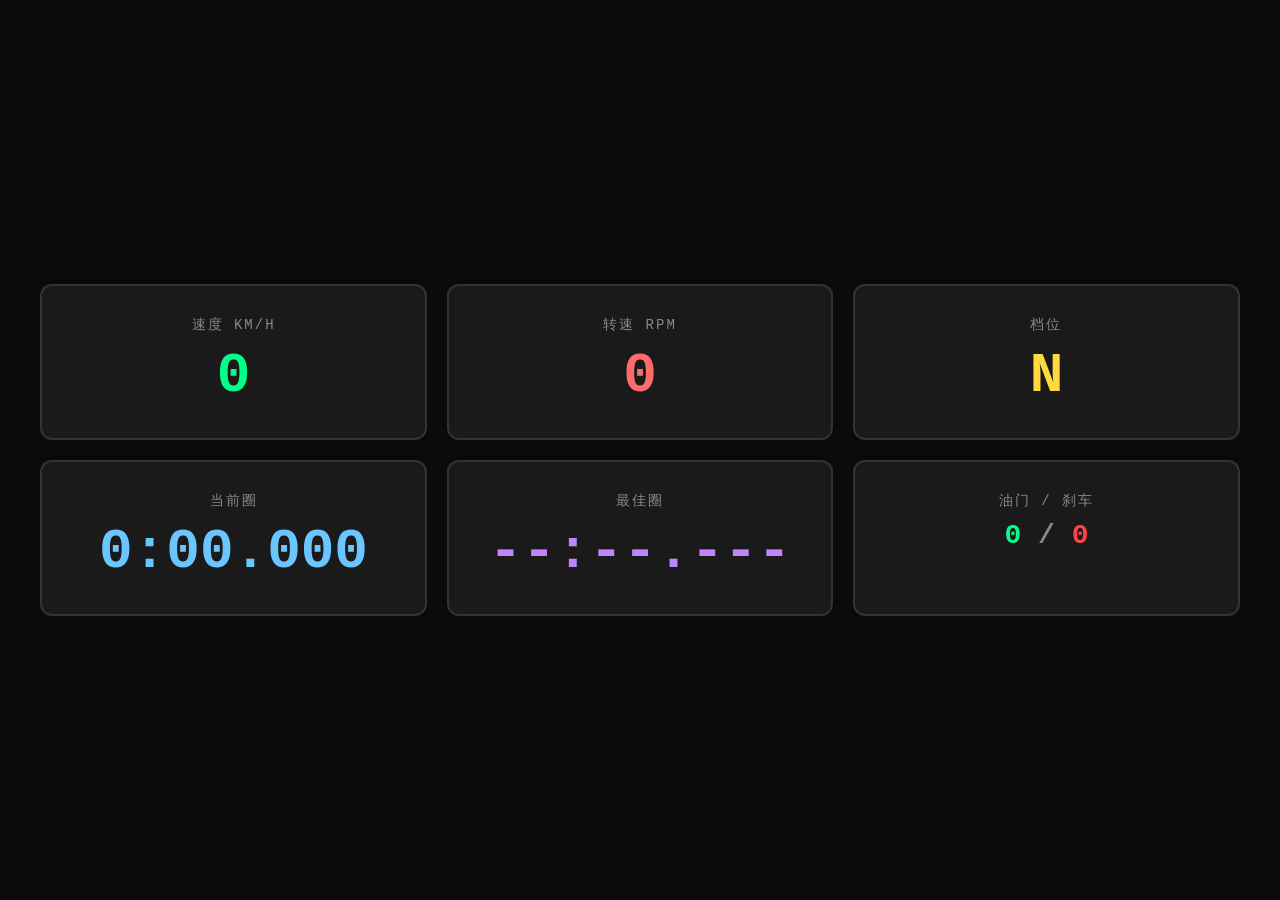
<file: live/index.html>
<!DOCTYPE html>
<html lang="zh">
<head>
    <meta charset="UTF-8">
    <meta name="viewport" content="width=device-width, initial-scale=1.0">
    <title>AC 实时遥测</title>
    <style>
        * { margin: 0; padding: 0; box-sizing: border-box; }
        body {
            background: #0a0a0a;
            color: #fff;
            font-family: 'Courier New', monospace;
            display: flex;
            justify-content: center;
            align-items: center;
            min-height: 100vh;
        }
        .dash {
            display: grid;
            grid-template-columns: repeat(3, 1fr);
            gap: 20px;
            padding: 40px;
        }
        .card {
            background: #1a1a1a;
            border: 2px solid #333;
            border-radius: 12px;
            padding: 30px 40px;
            text-align: center;
            min-width: 180px;
        }
        .card .label {
            font-size: 14px;
            color: #888;
            text-transform: uppercase;
            letter-spacing: 2px;
            margin-bottom: 10px;
        }
        .card .value {
            font-size: 56px;
            font-weight: bold;
        }
        .speed .value { color: #00ff88; }
        .rpm .value { color: #ff6b6b; }
        .gear .value { color: #ffd93d; }
        .lap .value { color: #6bc5ff; }
        .best .value { color: #c084fc; }
        .pit {
            grid-column: span 3;
            background: #ff6b6b;
            border-color: #ff4444;
            display: none;
        }
        .pit.show { display: block; }
        .pit .label { color: #fff; }
        .pit .value { font-size: 28px; color: #fff; }
    </style>
</head>
<body>
    <div class="dash">
        <div class="card speed">
            <div class="label">速度 km/h</div>
            <div class="value" id="speed">0</div>
        </div>
        <div class="card rpm">
            <div class="label">转速 RPM</div>
            <div class="value" id="rpm">0</div>
        </div>
        <div class="card gear">
            <div class="label">档位</div>
            <div class="value" id="gear">N</div>
        </div>
        <div class="card lap">
            <div class="label">当前圈</div>
            <div class="value" id="lapTime">0:00.000</div>
        </div>
        <div class="card best">
            <div class="label">最佳圈</div>
            <div class="value" id="bestLap">--:--.---</div>
        </div>
        <div class="card">
            <div class="label">油门 / 刹车</div>
            <div class="value" style="font-size:28px;">
                <span id="gas" style="color:#00ff88;">0</span>
                <span style="color:#888;"> / </span>
                <span id="brake" style="color:#ff4444;">0</span>
            </div>
        </div>
        <div class="card pit" id="pitCard">
            <div class="label">⛽ 维修区</div>
            <div class="value">PIT</div>
        </div>
    </div>

    <script>
        const gearNames = ['R', 'N', '1', '2', '3', '4', '5', '6', '7', '8'];

        function pad(n) { return n.toString().padStart(2, '0'); }

        function formatTime(ms) {
            if (!ms || ms <= 0) return '--:--.---';
            const m = Math.floor(ms / 60000);
            const s = Math.floor((ms % 60000) / 1000);
            const r = ms % 1000;
            return `${m}:${pad(s)}.${pad(r)}`;
        }

        function connect() {
            const protocol = location.protocol === 'https:' ? 'wss:' : 'ws:';
            const ws = new WebSocket(`${protocol}//${location.host}/ws`);

            ws.onopen = () => {
                ws.send(JSON.stringify({ role: 'viewer' }));
                console.log('WebSocket 已连接');
            };

            ws.onmessage = (event) => {
                const data = JSON.parse(event.data);

                if (data.type === 'car_info') {
                    document.getElementById('speed').textContent = Math.round(data.speed_kmh);
                    document.getElementById('rpm').textContent = Math.round(data.engine_rpm);
                    document.getElementById('gear').textContent = gearNames[data.gear] || data.gear;
                    document.getElementById('lapTime').textContent = formatTime(data.lap_time_ms);
                    document.getElementById('bestLap').textContent = formatTime(data.best_lap_ms);
                    document.getElementById('gas').textContent = Math.round(data.gas * 100);
                    document.getElementById('brake').textContent = Math.round(data.brake * 100);

                    const pitCard = document.getElementById('pitCard');
                    if (data.is_in_pit) {
                        pitCard.classList.add('show');
                    } else {
                        pitCard.classList.remove('show');
                    }
                }
            };

            ws.onclose = () => {
                console.log('WebSocket 断开，3秒后重连...');
                setTimeout(connect, 3000);
            };

            ws.onerror = (e) => {
                console.error('WebSocket 错误', e);
            };
        }

        connect();
    </script>
</body>
</html>
</file>
